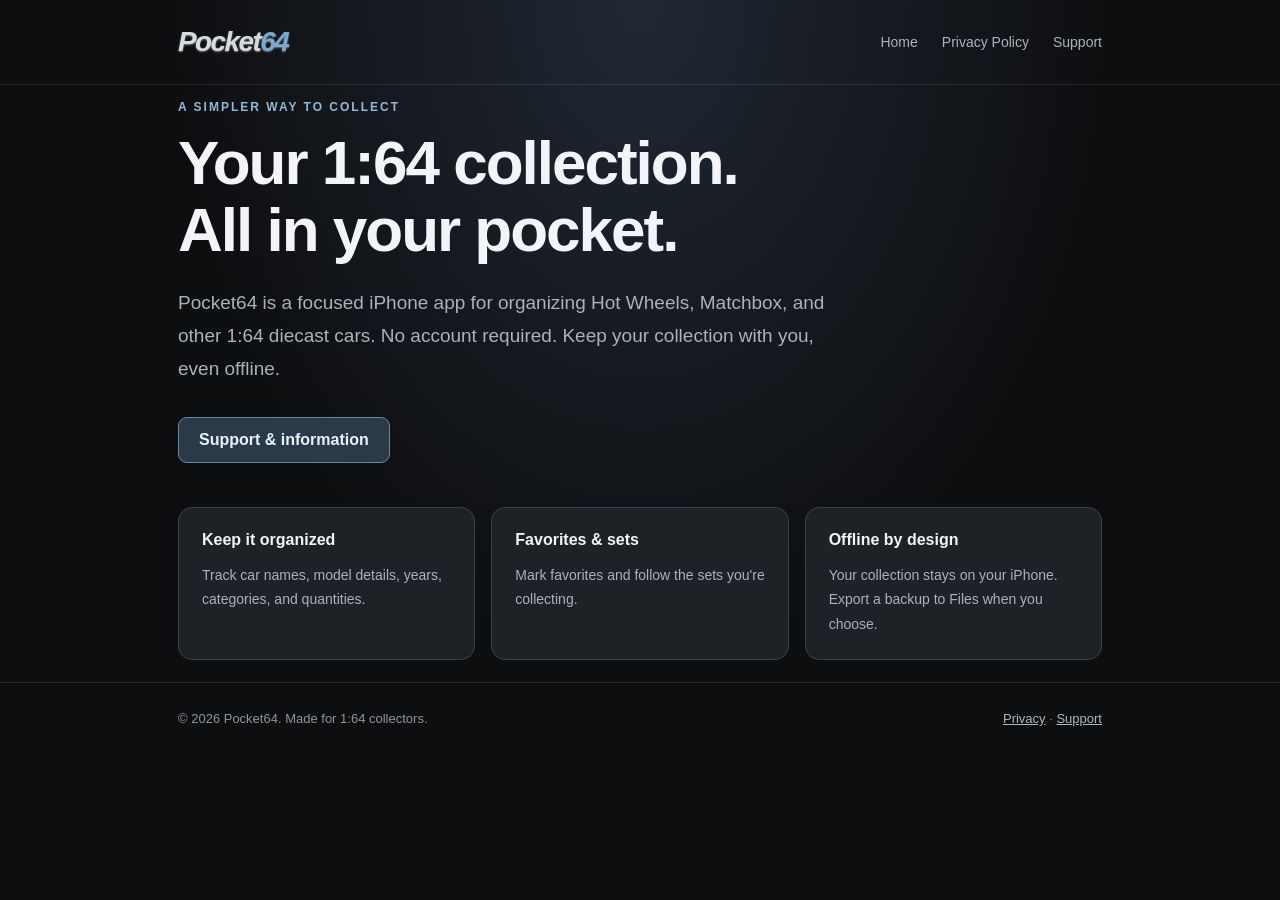
<file: index.html>
<!doctype html><html lang="en"><head><meta charset="utf-8"><meta name="viewport" content="width=device-width,initial-scale=1"><meta name="theme-color" content="#0d0e10"><meta name="description" content="Pocket64 is an offline diecast collection organizer for iPhone."><title>Diecast Collection Organizer | Pocket64</title><style>:root{color-scheme:dark;--bg:#0d0e10;--panel:#1e2227;--line:#343b43;--txt:#f2f4f7;--muted:#a9b2bd;--blue:#78a9cf}*{box-sizing:border-box}html{font-family:-apple-system,BlinkMacSystemFont,"Segoe UI",sans-serif;background:var(--bg);color:var(--txt)}body{margin:0;min-height:100vh;background:radial-gradient(ellipse at top,#202833 0%,#0d0e10 52%)}a{color:#a5c9e5}a:hover{color:white}.wrap{max-width:980px;margin:auto;padding:0 28px}header{border-bottom:1px solid #ffffff19}nav{min-height:84px;display:flex;align-items:center;justify-content:space-between;gap:20px}.brand{font-weight:850;font-style:italic;letter-spacing:-1.6px;font-size:28px;text-decoration:none!important;color:#d6dbe1;text-shadow:0 1px 2px #777}.brand span{color:var(--blue)}.links{display:flex;gap:24px;flex-wrap:wrap}.links a{text-decoration:none;color:var(--muted);font-size:14px}.links a:hover{color:white}main{padding:76px 0 96px;min-height:65vh}h1{font-size:clamp(34px,6vw,62px);letter-spacing:-2px;line-height:1.08;margin:0 0 22px}h2{font-size:22px;margin:36px 0 12px}p,li{line-height:1.75;color:var(--muted)}.lead{font-size:19px;max-width:670px}.eyebrow{text-transform:uppercase;letter-spacing:2px;font-size:12px;color:#91b9d8;font-weight:700}.grid{display:grid;grid-template-columns:repeat(3,1fr);gap:16px;margin-top:44px}.tile{border:1px solid #3b4149;background:var(--panel);border-radius:14px;padding:23px}.tile strong{font-size:16px}.tile p{font-size:14px;margin-bottom:0}.content{max-width:760px}.btn{display:inline-block;background:#2b3a47;border:1px solid #6a879e;color:#eaf2f8;text-decoration:none;padding:13px 20px;border-radius:9px;font-weight:650;margin-top:12px}footer{border-top:1px solid #ffffff1c;padding:28px 0;color:#8d969e;font-size:13px}footer .wrap{display:flex;justify-content:space-between;gap:15px;flex-wrap:wrap}footer a{color:#aeb7c0}@media(max-width:660px){nav{align-items:flex-start;flex-direction:column;padding:20px 0}.links{gap:16px}.grid{grid-template-columns:1fr}main{padding-top:54px}}</style></head><body><header><div class="wrap"><nav><a class="brand" href="/">Pocket<span>64</span></a><div class="links"><a href="/">Home</a><a href="/privacy/">Privacy Policy</a><a href="/support/">Support</a></div></nav></div></header><main class="wrap"><p class="eyebrow">A simpler way to collect</p><h1>Your 1:64 collection.<br>All in your pocket.</h1><p class="lead">Pocket64 is a focused iPhone app for organizing Hot Wheels, Matchbox, and other 1:64 diecast cars. No account required. Keep your collection with you, even offline.</p><a class="btn" href="/support/">Support &amp; information</a><div class="grid"><div class="tile"><strong>Keep it organized</strong><p>Track car names, model details, years, categories, and quantities.</p></div><div class="tile"><strong>Favorites &amp; sets</strong><p>Mark favorites and follow the sets you're collecting.</p></div><div class="tile"><strong>Offline by design</strong><p>Your collection stays on your iPhone. Export a backup to Files when you choose.</p></div></div></main><footer><div class="wrap"><span>© 2026 Pocket64. Made for 1:64 collectors.</span><span><a href="/privacy/">Privacy</a> · <a href="/support/">Support</a></span></div></footer></body></html>
</file>
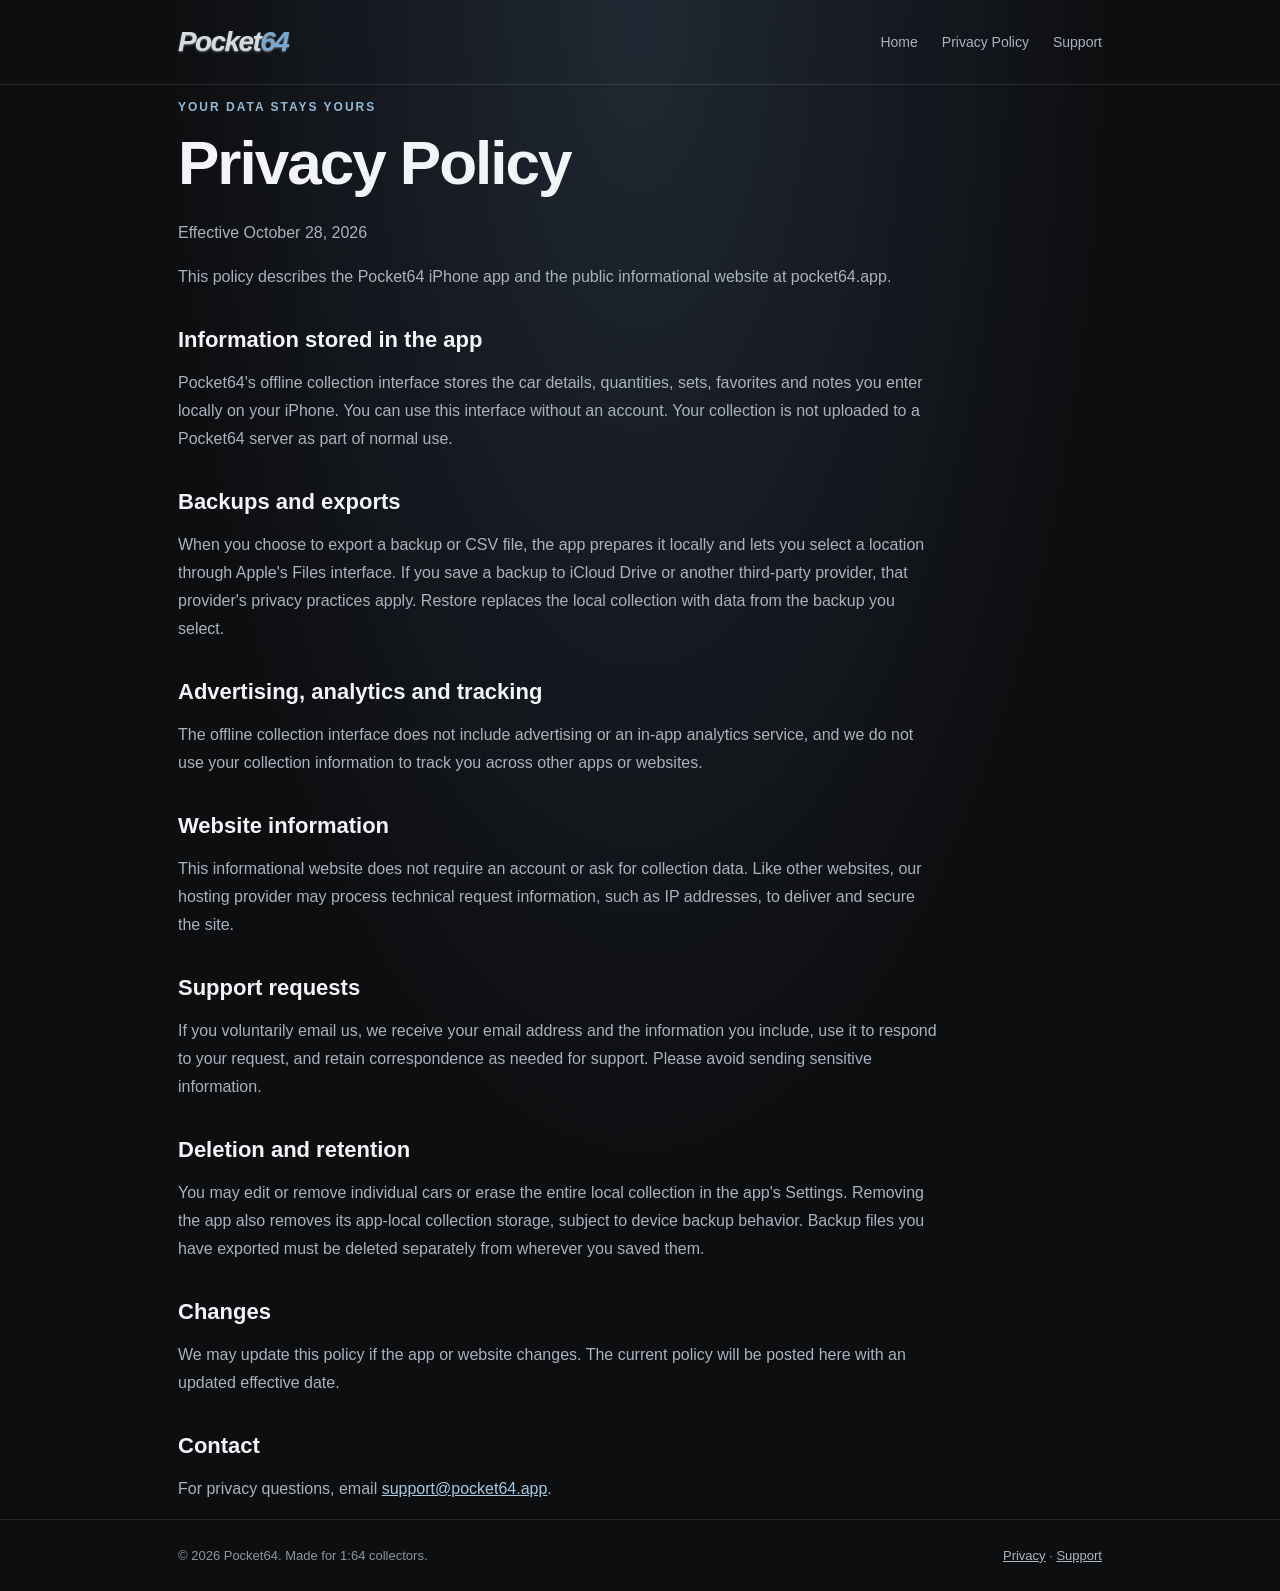
<file: privacy/index.html>
<!doctype html><html lang="en"><head><meta charset="utf-8"><meta name="viewport" content="width=device-width,initial-scale=1"><meta name="theme-color" content="#0d0e10"><meta name="description" content="Privacy policy for the Pocket64 offline iPhone diecast collection app."><title>Privacy Policy | Pocket64</title><style>:root{color-scheme:dark;--bg:#0d0e10;--panel:#1e2227;--line:#343b43;--txt:#f2f4f7;--muted:#a9b2bd;--blue:#78a9cf}*{box-sizing:border-box}html{font-family:-apple-system,BlinkMacSystemFont,"Segoe UI",sans-serif;background:var(--bg);color:var(--txt)}body{margin:0;min-height:100vh;background:radial-gradient(ellipse at top,#202833 0%,#0d0e10 52%)}a{color:#a5c9e5}a:hover{color:white}.wrap{max-width:980px;margin:auto;padding:0 28px}header{border-bottom:1px solid #ffffff19}nav{min-height:84px;display:flex;align-items:center;justify-content:space-between;gap:20px}.brand{font-weight:850;font-style:italic;letter-spacing:-1.6px;font-size:28px;text-decoration:none!important;color:#d6dbe1;text-shadow:0 1px 2px #777}.brand span{color:var(--blue)}.links{display:flex;gap:24px;flex-wrap:wrap}.links a{text-decoration:none;color:var(--muted);font-size:14px}.links a:hover{color:white}main{padding:76px 0 96px;min-height:65vh}h1{font-size:clamp(34px,6vw,62px);letter-spacing:-2px;line-height:1.08;margin:0 0 22px}h2{font-size:22px;margin:36px 0 12px}p,li{line-height:1.75;color:var(--muted)}.lead{font-size:19px;max-width:670px}.eyebrow{text-transform:uppercase;letter-spacing:2px;font-size:12px;color:#91b9d8;font-weight:700}.grid{display:grid;grid-template-columns:repeat(3,1fr);gap:16px;margin-top:44px}.tile{border:1px solid #3b4149;background:var(--panel);border-radius:14px;padding:23px}.tile strong{font-size:16px}.tile p{font-size:14px;margin-bottom:0}.content{max-width:760px}.btn{display:inline-block;background:#2b3a47;border:1px solid #6a879e;color:#eaf2f8;text-decoration:none;padding:13px 20px;border-radius:9px;font-weight:650;margin-top:12px}footer{border-top:1px solid #ffffff1c;padding:28px 0;color:#8d969e;font-size:13px}footer .wrap{display:flex;justify-content:space-between;gap:15px;flex-wrap:wrap}footer a{color:#aeb7c0}@media(max-width:660px){nav{align-items:flex-start;flex-direction:column;padding:20px 0}.links{gap:16px}.grid{grid-template-columns:1fr}main{padding-top:54px}}</style></head><body><header><div class="wrap"><nav><a class="brand" href="/">Pocket<span>64</span></a><div class="links"><a href="/">Home</a><a href="/privacy/">Privacy Policy</a><a href="/support/">Support</a></div></nav></div></header><main class="wrap"><div class="content"><p class="eyebrow">Your data stays yours</p><h1>Privacy Policy</h1><p>Effective October 28, 2026</p><p>This policy describes the Pocket64 iPhone app and the public informational website at pocket64.app.</p><h2>Information stored in the app</h2><p>Pocket64's offline collection interface stores the car details, quantities, sets, favorites and notes you enter locally on your iPhone. You can use this interface without an account. Your collection is not uploaded to a Pocket64 server as part of normal use.</p><h2>Backups and exports</h2><p>When you choose to export a backup or CSV file, the app prepares it locally and lets you select a location through Apple's Files interface. If you save a backup to iCloud Drive or another third-party provider, that provider's privacy practices apply. Restore replaces the local collection with data from the backup you select.</p><h2>Advertising, analytics and tracking</h2><p>The offline collection interface does not include advertising or an in-app analytics service, and we do not use your collection information to track you across other apps or websites.</p><h2>Website information</h2><p>This informational website does not require an account or ask for collection data. Like other websites, our hosting provider may process technical request information, such as IP addresses, to deliver and secure the site.</p><h2>Support requests</h2><p>If you voluntarily email us, we receive your email address and the information you include, use it to respond to your request, and retain correspondence as needed for support. Please avoid sending sensitive information.</p><h2>Deletion and retention</h2><p>You may edit or remove individual cars or erase the entire local collection in the app's Settings. Removing the app also removes its app-local collection storage, subject to device backup behavior. Backup files you have exported must be deleted separately from wherever you saved them.</p><h2>Changes</h2><p>We may update this policy if the app or website changes. The current policy will be posted here with an updated effective date.</p><h2>Contact</h2><p>For privacy questions, email <a href="mailto:support@pocket64.app">support@pocket64.app</a>.</p></div></main><footer><div class="wrap"><span>© 2026 Pocket64. Made for 1:64 collectors.</span><span><a href="/privacy/">Privacy</a> · <a href="/support/">Support</a></span></div></footer></body></html>
</file>
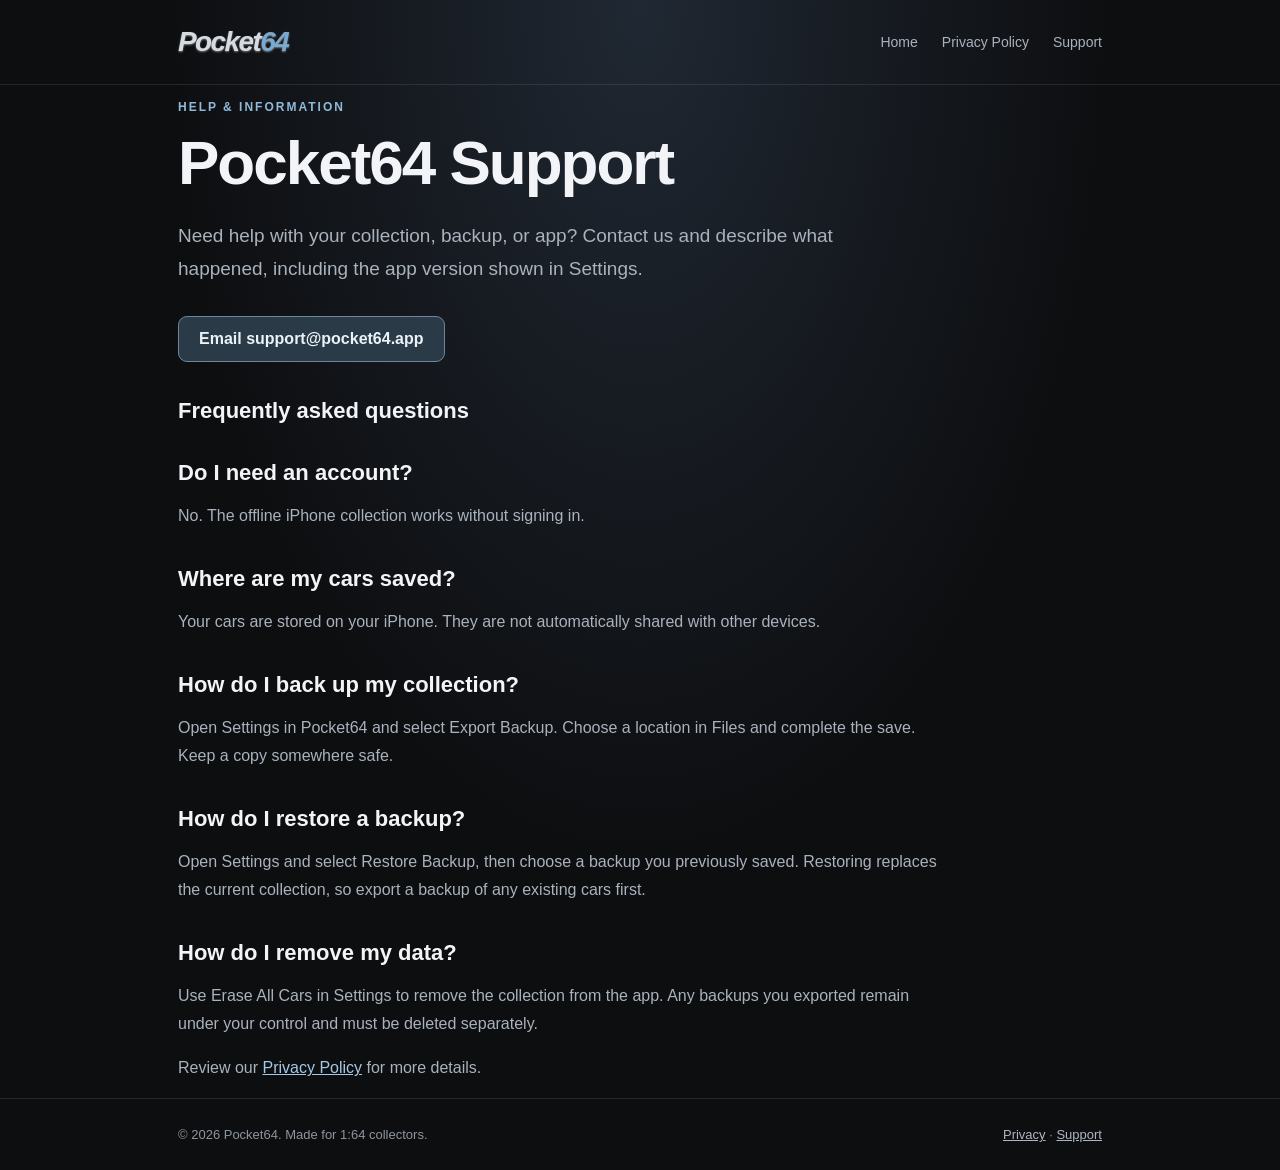
<file: support/index.html>
<!doctype html><html lang="en"><head><meta charset="utf-8"><meta name="viewport" content="width=device-width,initial-scale=1"><meta name="theme-color" content="#0d0e10"><meta name="description" content="Support and FAQs for the Pocket64 diecast collection app."><title>Support | Pocket64</title><style>:root{color-scheme:dark;--bg:#0d0e10;--panel:#1e2227;--line:#343b43;--txt:#f2f4f7;--muted:#a9b2bd;--blue:#78a9cf}*{box-sizing:border-box}html{font-family:-apple-system,BlinkMacSystemFont,"Segoe UI",sans-serif;background:var(--bg);color:var(--txt)}body{margin:0;min-height:100vh;background:radial-gradient(ellipse at top,#202833 0%,#0d0e10 52%)}a{color:#a5c9e5}a:hover{color:white}.wrap{max-width:980px;margin:auto;padding:0 28px}header{border-bottom:1px solid #ffffff19}nav{min-height:84px;display:flex;align-items:center;justify-content:space-between;gap:20px}.brand{font-weight:850;font-style:italic;letter-spacing:-1.6px;font-size:28px;text-decoration:none!important;color:#d6dbe1;text-shadow:0 1px 2px #777}.brand span{color:var(--blue)}.links{display:flex;gap:24px;flex-wrap:wrap}.links a{text-decoration:none;color:var(--muted);font-size:14px}.links a:hover{color:white}main{padding:76px 0 96px;min-height:65vh}h1{font-size:clamp(34px,6vw,62px);letter-spacing:-2px;line-height:1.08;margin:0 0 22px}h2{font-size:22px;margin:36px 0 12px}p,li{line-height:1.75;color:var(--muted)}.lead{font-size:19px;max-width:670px}.eyebrow{text-transform:uppercase;letter-spacing:2px;font-size:12px;color:#91b9d8;font-weight:700}.grid{display:grid;grid-template-columns:repeat(3,1fr);gap:16px;margin-top:44px}.tile{border:1px solid #3b4149;background:var(--panel);border-radius:14px;padding:23px}.tile strong{font-size:16px}.tile p{font-size:14px;margin-bottom:0}.content{max-width:760px}.btn{display:inline-block;background:#2b3a47;border:1px solid #6a879e;color:#eaf2f8;text-decoration:none;padding:13px 20px;border-radius:9px;font-weight:650;margin-top:12px}footer{border-top:1px solid #ffffff1c;padding:28px 0;color:#8d969e;font-size:13px}footer .wrap{display:flex;justify-content:space-between;gap:15px;flex-wrap:wrap}footer a{color:#aeb7c0}@media(max-width:660px){nav{align-items:flex-start;flex-direction:column;padding:20px 0}.links{gap:16px}.grid{grid-template-columns:1fr}main{padding-top:54px}}</style></head><body><header><div class="wrap"><nav><a class="brand" href="/">Pocket<span>64</span></a><div class="links"><a href="/">Home</a><a href="/privacy/">Privacy Policy</a><a href="/support/">Support</a></div></nav></div></header><main class="wrap"><div class="content"><p class="eyebrow">Help &amp; information</p><h1>Pocket64 Support</h1><p class="lead">Need help with your collection, backup, or app? Contact us and describe what happened, including the app version shown in Settings.</p><a class="btn" href="mailto:support@pocket64.app?subject=Pocket64%20Support">Email support@pocket64.app</a><h2>Frequently asked questions</h2><h2>Do I need an account?</h2><p>No. The offline iPhone collection works without signing in.</p><h2>Where are my cars saved?</h2><p>Your cars are stored on your iPhone. They are not automatically shared with other devices.</p><h2>How do I back up my collection?</h2><p>Open Settings in Pocket64 and select Export Backup. Choose a location in Files and complete the save. Keep a copy somewhere safe.</p><h2>How do I restore a backup?</h2><p>Open Settings and select Restore Backup, then choose a backup you previously saved. Restoring replaces the current collection, so export a backup of any existing cars first.</p><h2>How do I remove my data?</h2><p>Use Erase All Cars in Settings to remove the collection from the app. Any backups you exported remain under your control and must be deleted separately.</p><p>Review our <a href="/privacy/">Privacy Policy</a> for more details.</p></div></main><footer><div class="wrap"><span>© 2026 Pocket64. Made for 1:64 collectors.</span><span><a href="/privacy/">Privacy</a> · <a href="/support/">Support</a></span></div></footer></body></html>
</file>
